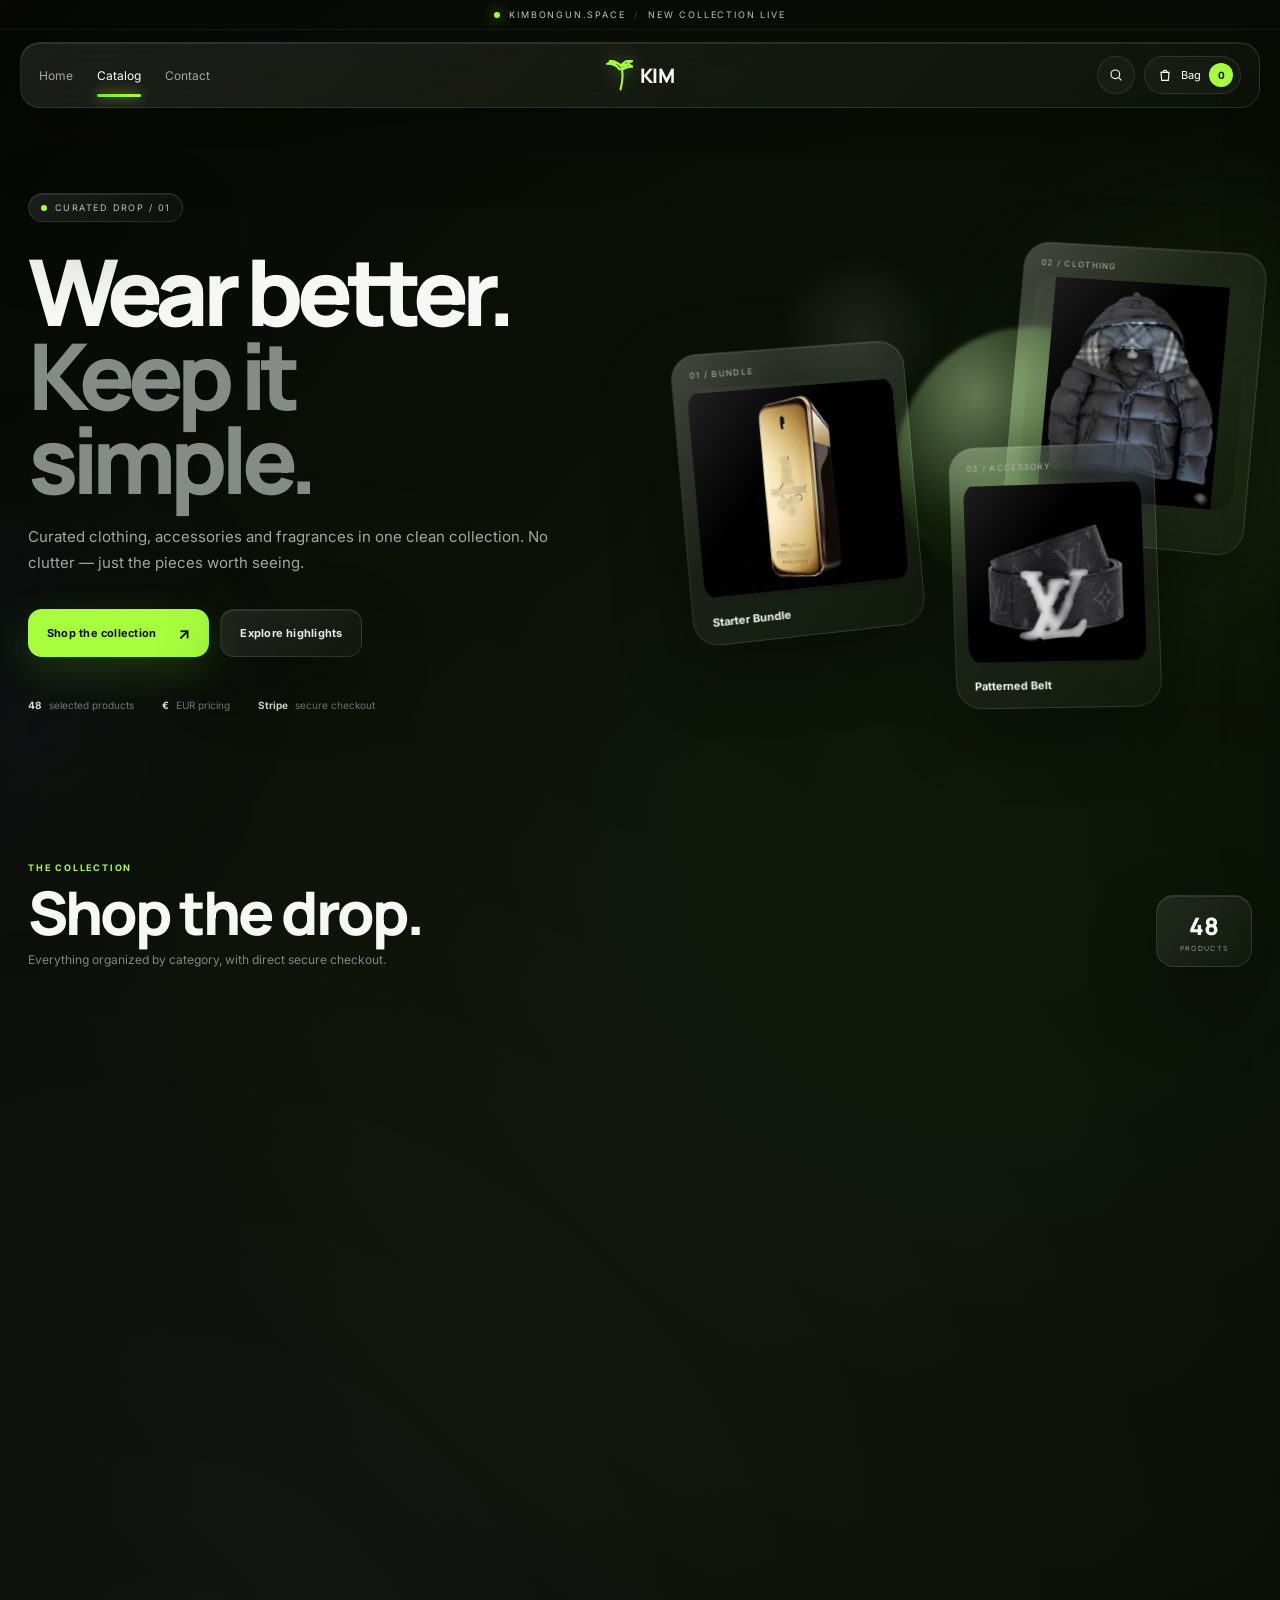
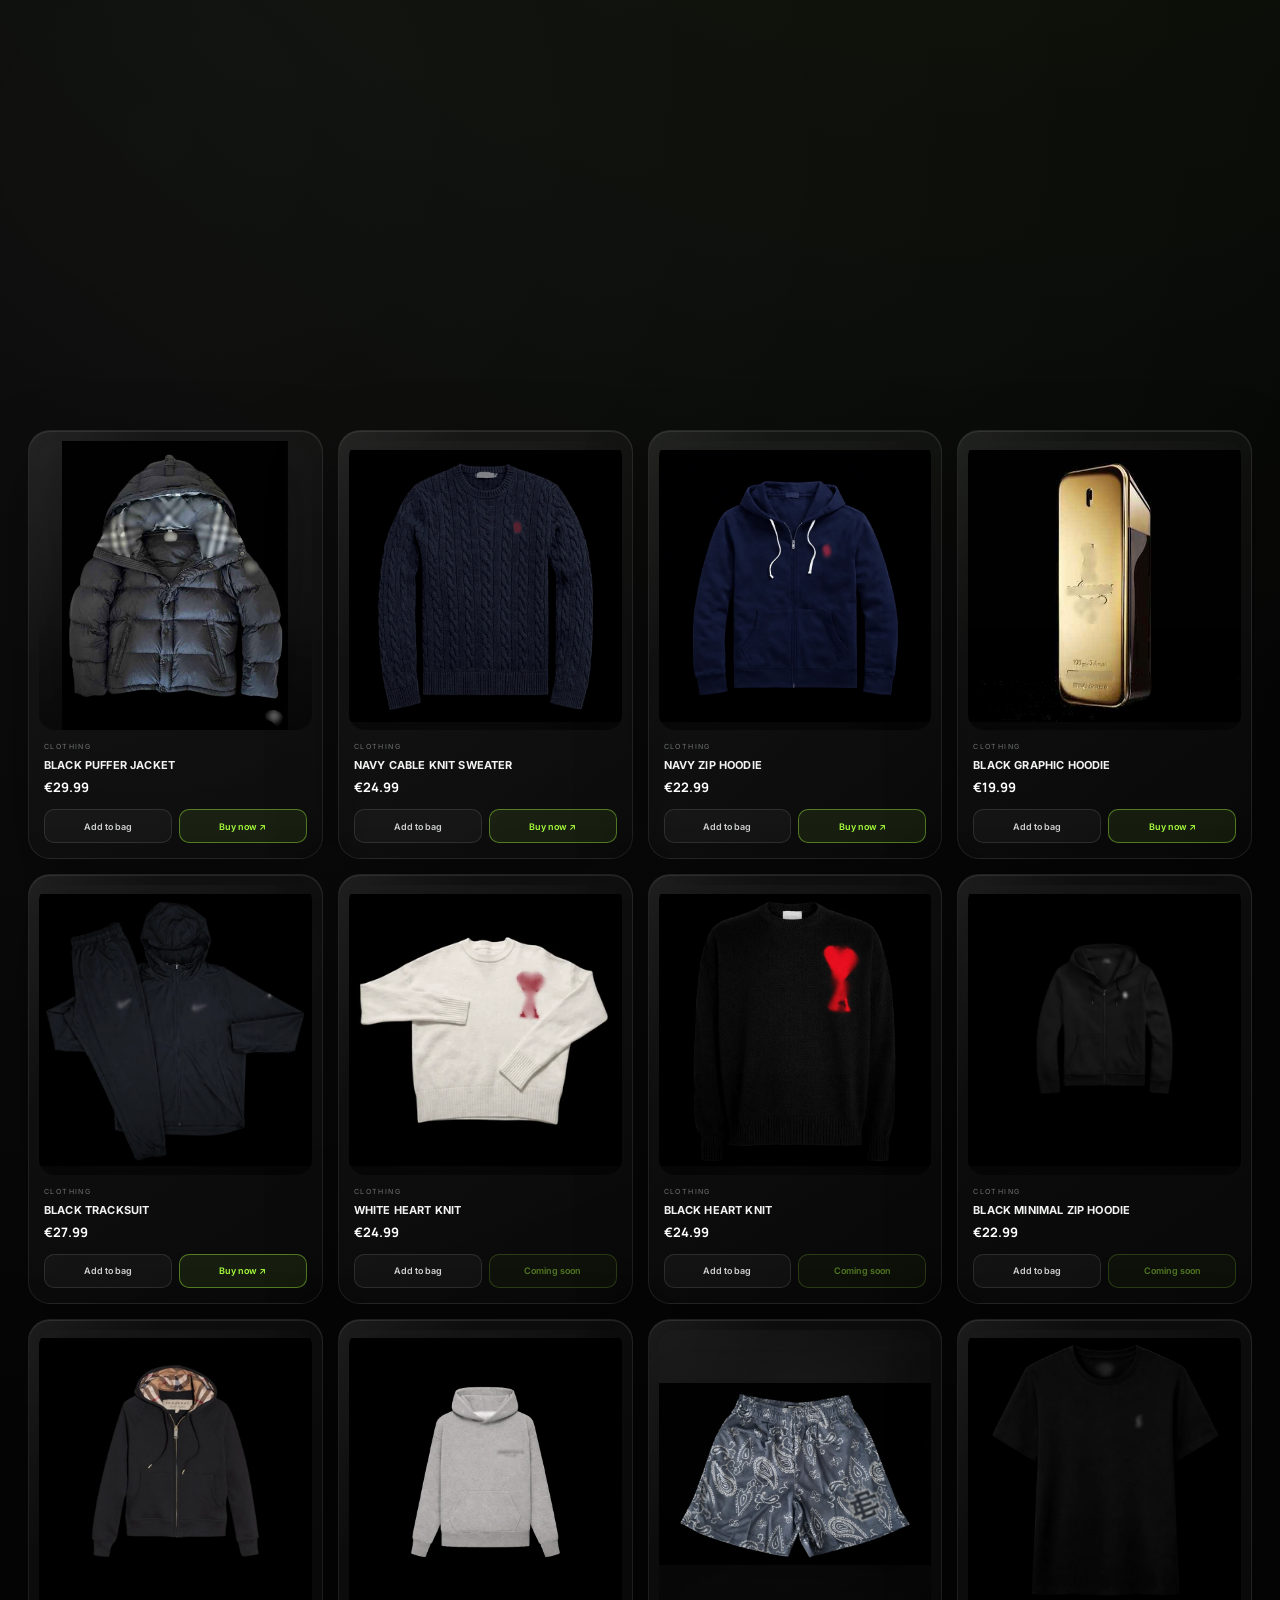
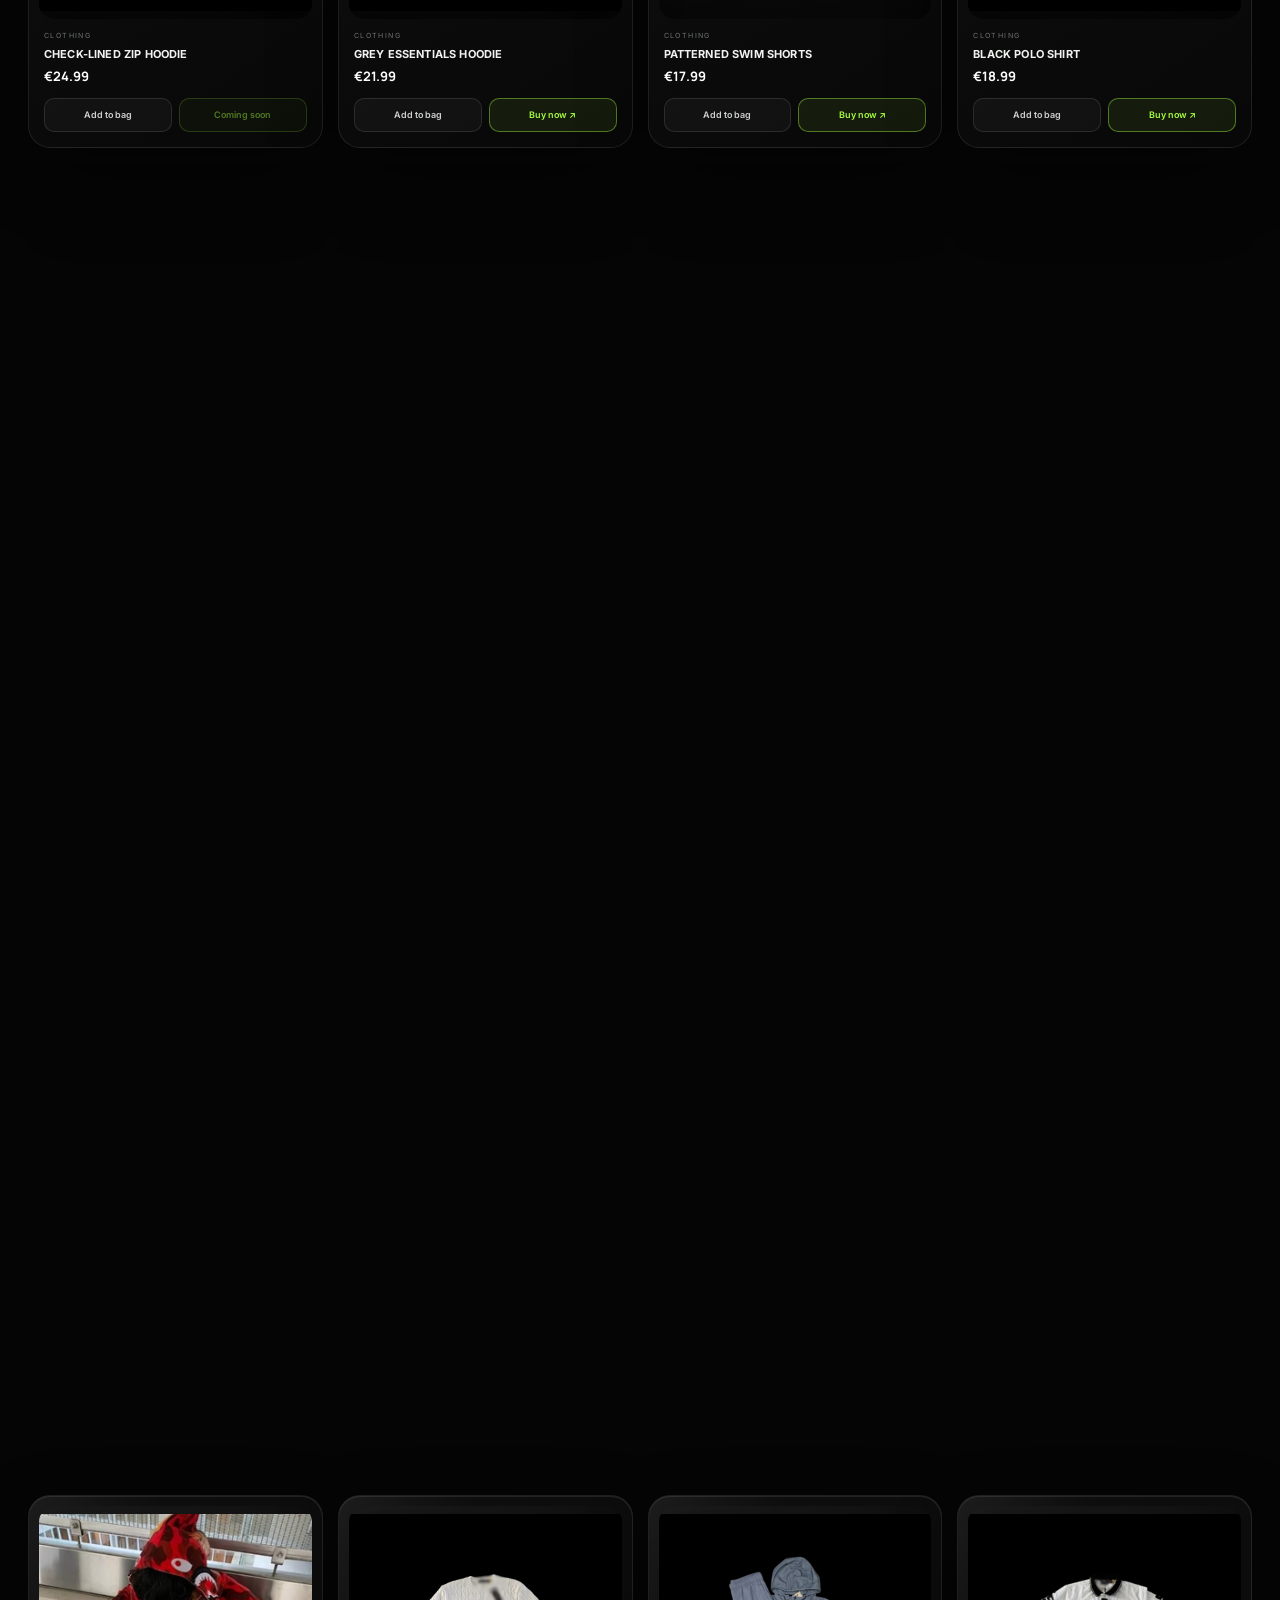
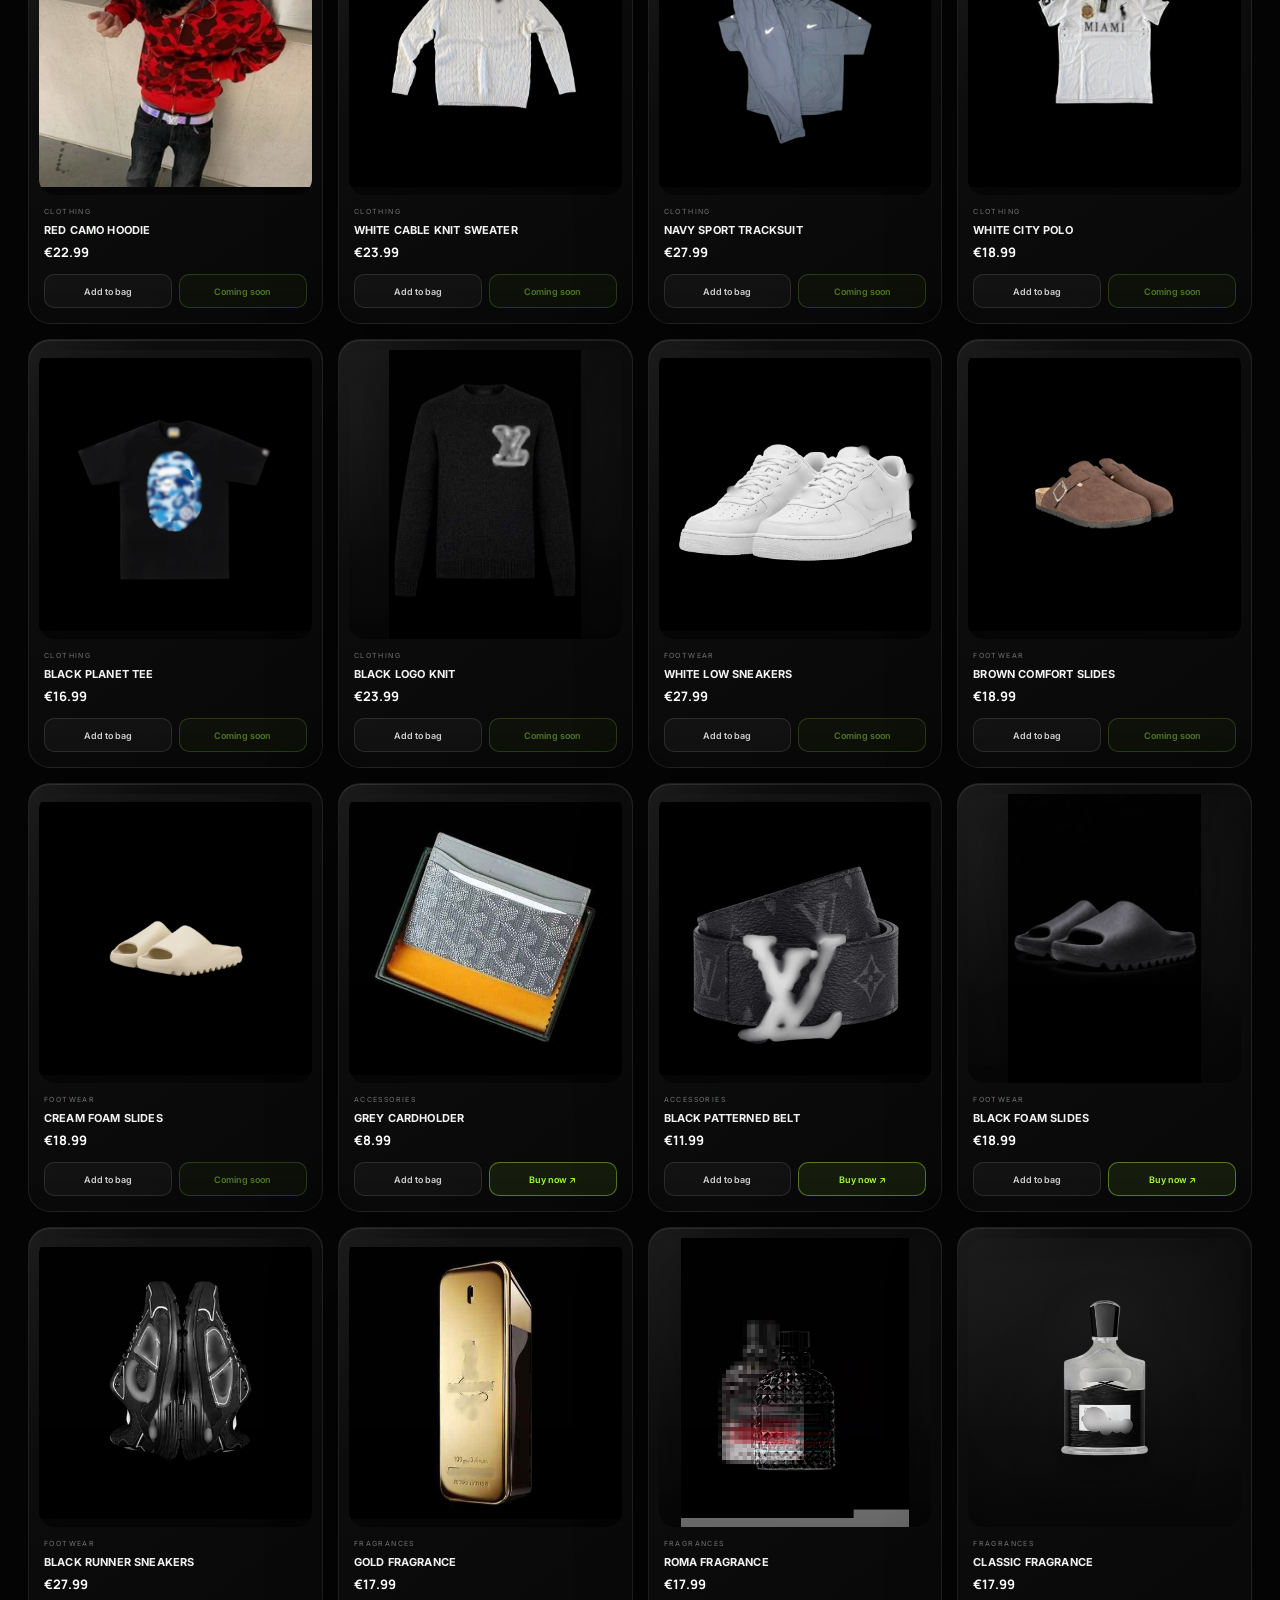
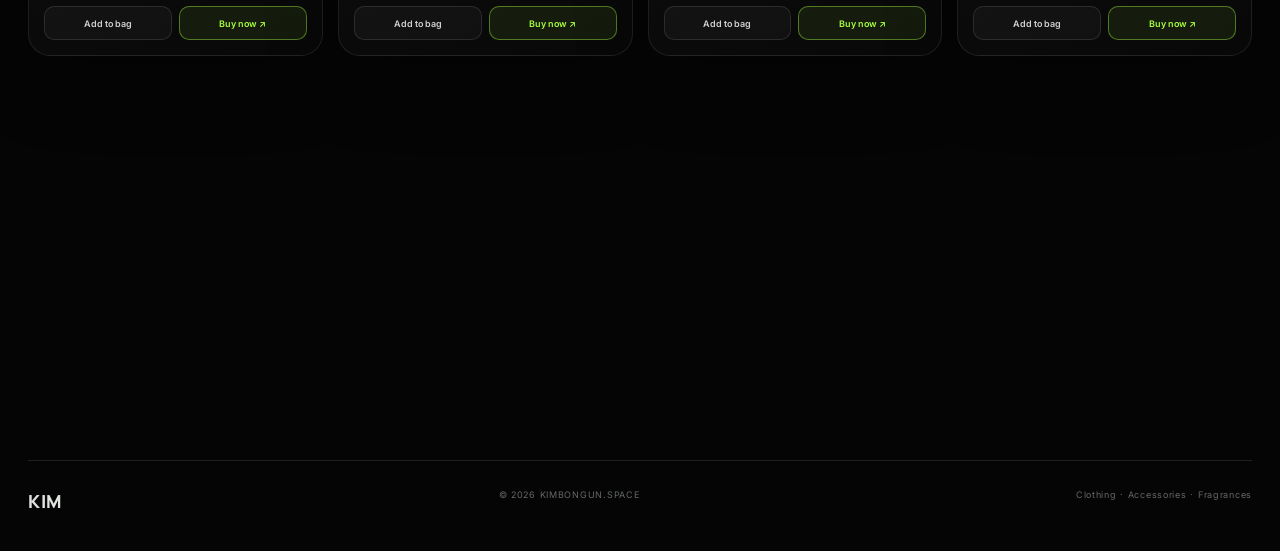
<file: index.html>
<!doctype html>
<html lang="en">
<head>
  <meta charset="utf-8">
  <meta name="viewport" content="width=device-width,initial-scale=1">
  <meta name="theme-color" content="#050505">
  <title>KIM — The Collection</title>
  <meta name="description" content="KIMBONGUN.SPACE — curated clothing, accessories, fragrances and bundles.">
  <link rel="preconnect" href="https://fonts.googleapis.com">
  <link rel="preconnect" href="https://fonts.gstatic.com" crossorigin>
  <link href="https://fonts.googleapis.com/css2?family=Inter:wght@400;500;600;700;800&family=Manrope:wght@600;700;800&display=swap" rel="stylesheet">
  <link rel="stylesheet" href="style.css?v=20260913-v5">
</head>
<body data-nav="home" class="page-enter">
  <div class="ambient ambient-a"></div><div class="ambient ambient-b"></div>
  <div class="announcement"><span class="dot"></span> KIMBONGUN.SPACE <span class="sep">/</span> NEW COLLECTION LIVE</div>

  <header class="site-header">
    <div class="nav-shell glass">
      <nav class="nav-left" aria-label="Primary navigation">
        <a data-nav="home" href="#home">Home</a><a data-nav="catalog" href="#catalog">Catalog</a><a data-nav="contact" href="#contact">Contact</a><span class="nav-indicator" aria-hidden="true"></span>
      </nav>
      <a class="logo" href="#home" aria-label="KIM home">
        <svg viewBox="0 0 52 60" fill="none" stroke="currentColor" stroke-linecap="round" aria-hidden="true"><path stroke-width="4" d="M28 57c5-18 5-34 1-48M29 11C19 2 9 3 3 7c10 0 18 4 24 11M30 11C34 3 43 1 50 2c-8 4-14 10-18 17M30 12c8-5 16-4 21 1-7-1-13 1-19 5M28 11C20 3 13 1 6 2c8 3 14 8 20 16"/></svg>
        <span>KIM</span>
      </a>
      <div class="nav-actions">
        <button class="circle-btn" id="headerSearch" aria-label="Focus product search"><svg viewBox="0 0 24 24"><circle cx="11" cy="11" r="6.5"></circle><path d="m16 16 4 4"></path></svg></button>
        <button class="bag-btn" id="bagToggle"><svg viewBox="0 0 24 24"><path d="M6 8h12l-1 12H7L6 8Z"></path><path d="M9 8a3 3 0 0 1 6 0"></path></svg><span>Bag</span><b id="bagCount">0</b></button>
      </div>
    </div>
  </header>

  <main id="home">
    <section class="hero section-shell reveal">
      <div class="hero-copy">
        <span class="micro-pill glass"><i></i> CURATED DROP / 01</span>
        <h1>Wear better.<br><span>Keep it simple.</span></h1>
        <p>Curated clothing, accessories and fragrances in one clean collection. No clutter — just the pieces worth seeing.</p>
        <div class="hero-actions"><a class="primary" href="#catalog">Shop the collection <span>↗</span></a><a class="secondary glass" href="#featured">Explore highlights</a></div>
        <div class="trust-row"><span><b id="heroProductCount">48</b> selected products</span><span><b>€</b> EUR pricing</span><span><b>Stripe</b> secure checkout</span></div>
      </div>
      <div class="hero-stage" id="featured">
        <div class="orb orb-one"></div><div class="orb orb-two"></div>
        <article class="float-card glass card-a"><span>01 / BUNDLE</span><img src="assets/starter-bundle.png" alt="Starter bundle"><strong>Starter Bundle</strong></article>
        <article class="float-card glass card-b"><span>02 / CLOTHING</span><img src="assets/black-puffer.jpg" alt="Black puffer jacket"><strong>Black Puffer</strong></article>
        <article class="float-card glass card-c"><span>03 / ACCESSORY</span><img src="assets/black-patterned-belt.png" alt="Black patterned belt"><strong>Patterned Belt</strong></article>
      </div>
    </section>

    <section class="catalog section-shell reveal" id="catalog">
      <div class="catalog-head">
        <div><p class="eyebrow">THE COLLECTION</p><h2>Shop the drop.</h2><p class="sub">Everything organized by category, with direct secure checkout.</p></div>
        <div class="count-badge glass"><span id="productCount">48</span><small>PRODUCTS</small></div>
      </div>

      <div class="filter-panel glass">
        <div class="pills" id="categories">
          <button class="pill active" data-category="ALL">All products</button><button class="pill" data-category="BUNDLES">Bundles</button><button class="pill" data-category="CLOTHING">Clothing</button><button class="pill" data-category="ACCESSORIES">Accessories</button><button class="pill" data-category="FRAGRANCES">Fragrances</button><button class="pill" data-category="FOOTWEAR">Footwear</button>
        </div>
        <div class="tools">
          <label class="search-box"><svg viewBox="0 0 24 24"><circle cx="11" cy="11" r="6.5"></circle><path d="m16 16 4 4"></path></svg><input id="searchInput" type="search" placeholder="Search the collection…" autocomplete="off"></label>
          <select id="sortSelect" aria-label="Sort products"><option value="featured">Featured</option><option value="price-asc">Price: low to high</option><option value="price-desc">Price: high to low</option><option value="az">A–Z</option></select>
        </div>
      </div>

      <div class="product-grid" id="productGrid"></div>
      <div class="empty-state glass" id="emptyState" hidden>No products match your search.</div>
    </section>

    <section class="contact section-shell reveal" id="contact">
      <div class="contact-card glass"><div><p class="eyebrow">NEED A HAND?</p><h2>Questions before ordering?</h2><p>For sizing, delivery or order questions, contact KIM and include the email used at checkout.</p></div><a class="primary" href="mailto:contact@kimbongun.space">contact@kimbongun.space <span>↗</span></a></div>
    </section>
  </main>

  <footer class="section-shell"><div class="footer-line"></div><div class="footer-content"><div class="footer-logo">KIM</div><span>© 2026 KIMBONGUN.SPACE</span><span>Clothing · Accessories · Fragrances</span></div></footer>

  <div class="scrim" id="scrim" hidden></div>
  <aside class="bag-drawer glass" id="bagDrawer" aria-hidden="true">
    <div class="drawer-head"><div><p class="eyebrow">YOUR BAG</p><h2>Selected items</h2></div><button id="bagClose" class="close-btn" aria-label="Close bag">×</button></div>
    <div class="bag-items" id="bagItems"></div>
    <div class="drawer-note">Checkout opens securely on Stripe. Clothing checkout includes size selection.</div>
  </aside>
  <script src="products.js?v=20260913-v5"></script><script src="ui.js?v=20260913-v5"></script><script src="app.js?v=20260913-v5"></script>
</body>
</html>
</file>
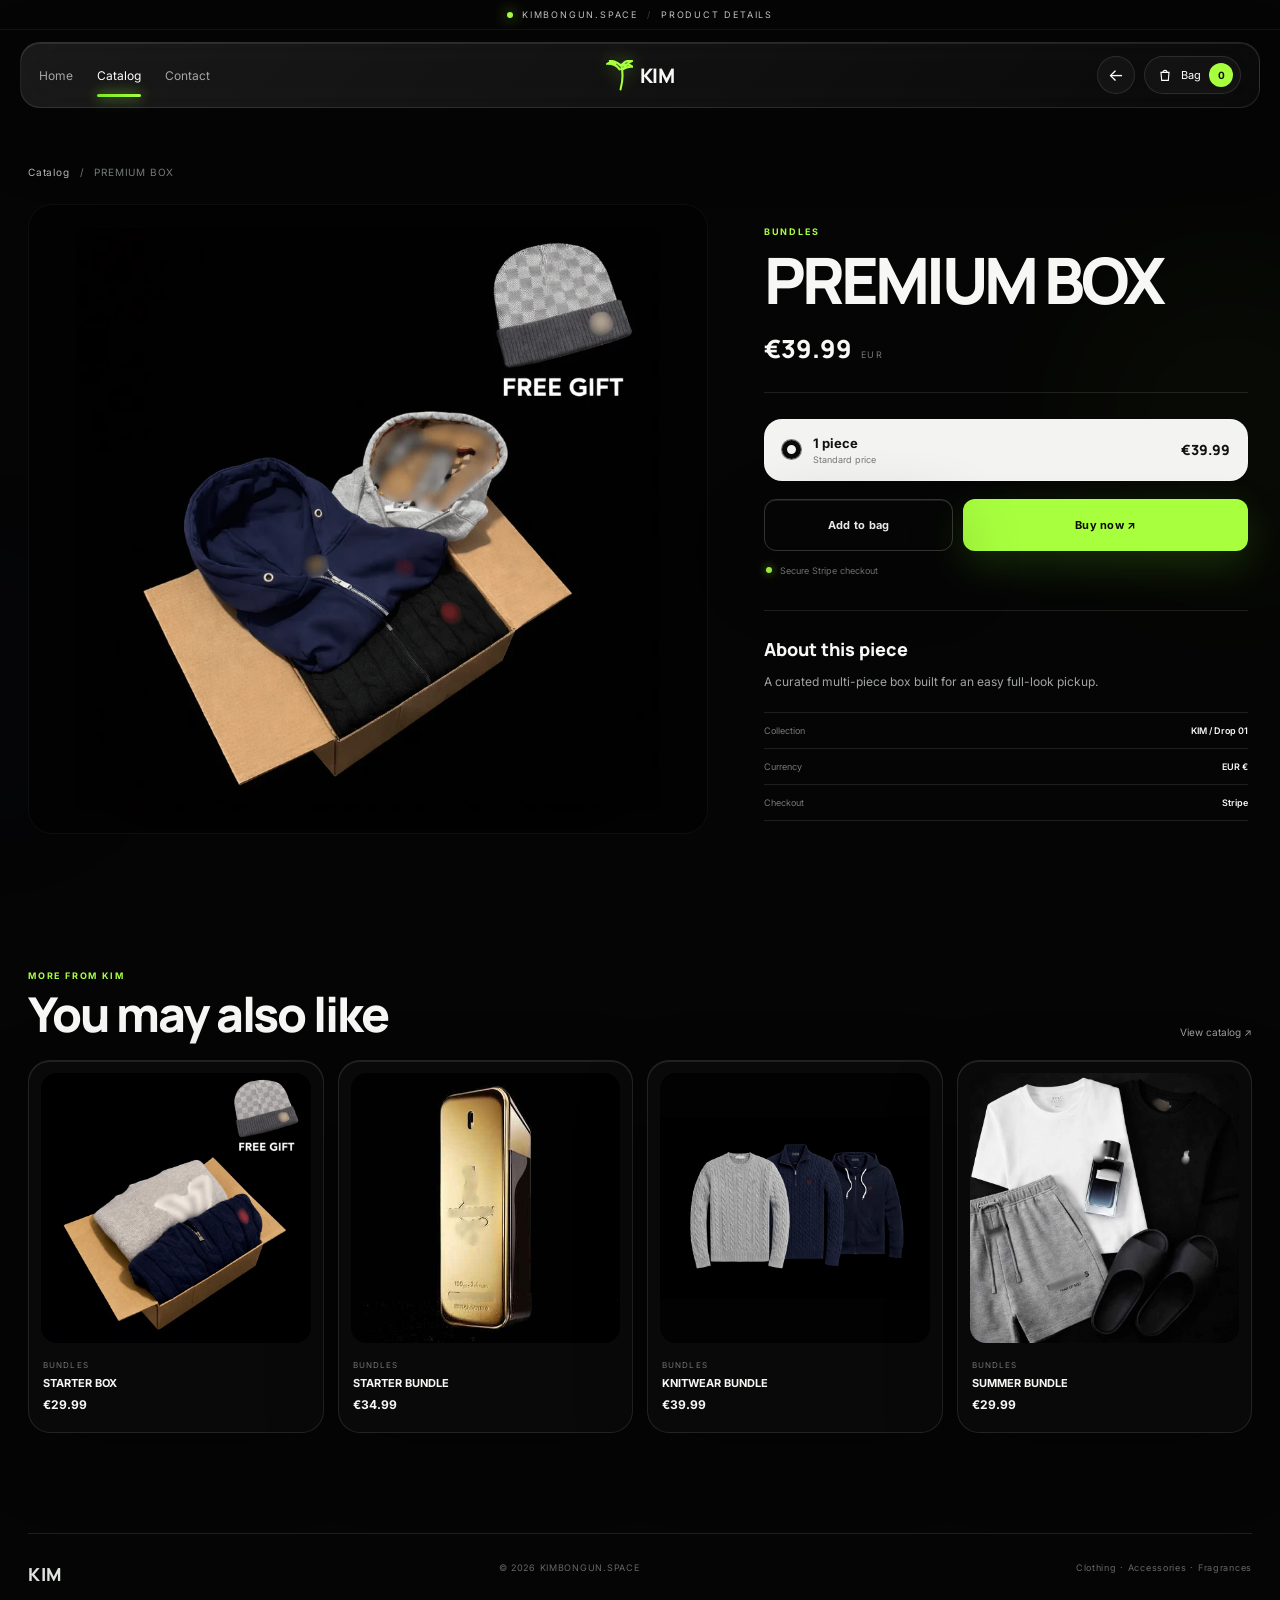
<file: product.html>
<!doctype html>
<html lang="en">
<head>
  <meta charset="utf-8">
  <meta name="viewport" content="width=device-width,initial-scale=1">
  <meta name="theme-color" content="#050505">
  <title>Product — KIM</title>
  <meta name="description" content="KIM product details">
  <link rel="preconnect" href="https://fonts.googleapis.com">
  <link rel="preconnect" href="https://fonts.gstatic.com" crossorigin>
  <link href="https://fonts.googleapis.com/css2?family=Inter:wght@400;500;600;700;800&family=Manrope:wght@600;700;800&display=swap" rel="stylesheet">
  <link rel="stylesheet" href="style.css?v=20260913-v5">
</head>
<body class="product-page page-enter" data-nav="catalog">
  <div class="ambient ambient-a"></div><div class="ambient ambient-b"></div>
  <div class="announcement"><span class="dot"></span> KIMBONGUN.SPACE <span class="sep">/</span> PRODUCT DETAILS</div>

  <header class="site-header">
    <div class="nav-shell glass">
      <nav class="nav-left" aria-label="Primary navigation">
        <a data-nav="home" href="index.html#home">Home</a>
        <a data-nav="catalog" href="index.html#catalog">Catalog</a>
        <a data-nav="contact" href="index.html#contact">Contact</a>
        <span class="nav-indicator" aria-hidden="true"></span>
      </nav>
      <a class="logo" href="index.html#home" aria-label="KIM home">
        <svg viewBox="0 0 52 60" fill="none" stroke="currentColor" stroke-linecap="round" aria-hidden="true"><path stroke-width="4" d="M28 57c5-18 5-34 1-48M29 11C19 2 9 3 3 7c10 0 18 4 24 11M30 11C34 3 43 1 50 2c-8 4-14 10-18 17M30 12c8-5 16-4 21 1-7-1-13 1-19 5M28 11C20 3 13 1 6 2c8 3 14 8 20 16"/></svg>
        <span>KIM</span>
      </a>
      <div class="nav-actions">
        <a class="circle-btn product-back" href="index.html#catalog" aria-label="Back to catalog">←</a>
        <a class="bag-btn" href="index.html#catalog"><svg viewBox="0 0 24 24"><path d="M6 8h12l-1 12H7L6 8Z"></path><path d="M9 8a3 3 0 0 1 6 0"></path></svg><span>Bag</span><b id="bagCount">0</b></a>
      </div>
    </div>
  </header>

  <main class="product-main section-shell">
    <div class="product-breadcrumb reveal"><a href="index.html#catalog">Catalog</a><span>/</span><span id="breadcrumbName">Product</span></div>

    <section class="commerce-layout reveal">
      <div class="commerce-media">
        <div class="commerce-image-frame">
          <img id="productImage" src="" alt="">
        </div>
        <div class="thumb-row" id="thumbRow" hidden></div>
      </div>

      <aside class="commerce-summary">
        <p class="eyebrow" id="productCategory"></p>
        <h1 id="productTitle"></h1>
        <div class="commerce-price"><strong id="productPrice"></strong><span>EUR</span></div>
        <div class="summary-rule"></div>

        <div class="product-option" id="sizeBlock" hidden>
          <label for="sizeSelect">Size</label>
          <select id="sizeSelect"></select>
        </div>

        <div class="selection-card">
          <span class="selection-dot"></span>
          <div><strong>1 piece</strong><small>Standard price</small></div>
          <b id="selectionPrice"></b>
        </div>

        <div class="commerce-actions">
          <button class="secondary glass product-add" id="productAdd">Add to bag</button>
          <button class="primary product-buy" id="productBuy">Buy now ↗</button>
        </div>

        <div class="payment-note"><span class="secure-dot"></span> Secure Stripe checkout</div>

        <section class="description-block">
          <h2>About this piece</h2>
          <p id="productDescription"></p>
          <div class="detail-list">
            <div><span>Collection</span><strong>KIM / Drop 01</strong></div>
            <div><span>Currency</span><strong>EUR €</strong></div>
            <div><span>Checkout</span><strong>Stripe</strong></div>
          </div>
        </section>
      </aside>
    </section>

    <section class="related reveal">
      <div class="related-head"><div><p class="eyebrow">MORE FROM KIM</p><h2>You may also like</h2></div><a href="index.html#catalog">View catalog ↗</a></div>
      <div class="related-grid" id="relatedGrid"></div>
    </section>
  </main>

  <footer class="section-shell"><div class="footer-line"></div><div class="footer-content"><div class="footer-logo">KIM</div><span>© 2026 KIMBONGUN.SPACE</span><span>Clothing · Accessories · Fragrances</span></div></footer>

  <script src="products.js?v=20260913-v5"></script>
  <script src="ui.js?v=20260913-v5"></script>
  <script src="product.js?v=20260913-v5"></script>
</body>
</html>
</file>
<file: style.css>
:root{--bg:#050505;--panel:rgba(20,21,22,.64);--panel2:rgba(255,255,255,.055);--line:rgba(255,255,255,.105);--line2:rgba(255,255,255,.18);--ink:#f7f7f5;--muted:#969a98;--lime:#a8ff3e;--lime2:#79e828;--max:1280px;--r:24px}*{box-sizing:border-box}html{scroll-behavior:smooth}body{margin:0;color:var(--ink);background:radial-gradient(circle at 77% 12%,rgba(111,210,44,.09),transparent 24%),radial-gradient(circle at 12% 25%,rgba(255,255,255,.045),transparent 25%),var(--bg);font-family:Inter,Arial,sans-serif;min-height:100vh;overflow-x:hidden}body:before{content:"";position:fixed;inset:0;pointer-events:none;opacity:.19;background-image:linear-gradient(rgba(255,255,255,.018) 1px,transparent 1px),linear-gradient(90deg,rgba(255,255,255,.018) 1px,transparent 1px);background-size:44px 44px;mask-image:linear-gradient(to bottom,black,transparent 70%)}a{color:inherit;text-decoration:none}button,input,select{font:inherit}.ambient{position:fixed;border-radius:50%;filter:blur(95px);pointer-events:none;z-index:-1}.ambient-a{width:360px;height:360px;background:rgba(157,255,64,.07);right:-130px;top:240px}.ambient-b{width:330px;height:330px;background:rgba(90,110,255,.045);left:-180px;top:520px}.glass{background:linear-gradient(135deg,rgba(255,255,255,.085),rgba(255,255,255,.025));border:1px solid var(--line);box-shadow:inset 0 1px 0 rgba(255,255,255,.09),0 25px 70px rgba(0,0,0,.3);backdrop-filter:blur(22px) saturate(130%);-webkit-backdrop-filter:blur(22px) saturate(130%)}.announcement{height:30px;display:flex;align-items:center;justify-content:center;gap:9px;border-bottom:1px solid rgba(255,255,255,.06);font-size:9px;letter-spacing:.2em;color:#c3c6c4}.announcement .dot{width:6px;height:6px;border-radius:50%;background:var(--lime);box-shadow:0 0 15px var(--lime)}.announcement .sep{opacity:.3}.site-header{position:sticky;top:12px;z-index:30;padding:12px 20px}.nav-shell{max-width:var(--max);margin:auto;height:66px;border-radius:20px;display:grid;grid-template-columns:1fr auto 1fr;align-items:center;padding:0 18px}.nav-left{display:flex;gap:24px;font-size:12px}.nav-left a{color:#a4a8a5;transition:.2s}.nav-left a:hover,.nav-left a.active{color:#fff}.nav-left a.active{position:relative}.nav-left a.active:after{content:"";position:absolute;left:0;right:0;bottom:-12px;height:2px;background:var(--lime);border-radius:2px;box-shadow:0 0 12px rgba(168,255,62,.7)}.logo{display:flex;align-items:center;gap:7px;font:800 20px Manrope,sans-serif;letter-spacing:-.04em}.logo svg{width:27px;height:31px;color:var(--lime);filter:drop-shadow(0 0 9px rgba(168,255,62,.35))}.nav-actions{justify-self:end;display:flex;align-items:center;gap:9px}.circle-btn,.bag-btn,.close-btn{border:1px solid var(--line);color:#fff;background:rgba(255,255,255,.035)}.circle-btn{width:38px;height:38px;border-radius:50%;display:grid;place-items:center}.circle-btn svg,.bag-btn svg,.search-box svg{width:16px;height:16px;fill:none;stroke:currentColor;stroke-width:1.7}.bag-btn{height:38px;border-radius:999px;padding:0 7px 0 12px;display:flex;align-items:center;gap:8px;font-size:11px}.bag-btn b{width:24px;height:24px;border-radius:50%;display:grid;place-items:center;background:var(--lime);color:#0a1006;font-size:10px}.section-shell{max-width:var(--max);margin:auto;padding-left:28px;padding-right:28px}.hero{min-height:650px;display:grid;grid-template-columns:1fr .92fr;align-items:center;gap:40px;padding-top:72px;padding-bottom:80px}.hero-copy{position:relative;z-index:2}.micro-pill{display:inline-flex;align-items:center;gap:8px;border-radius:999px;padding:8px 12px;font-size:9px;letter-spacing:.16em;color:#bfc2c0}.micro-pill i{width:6px;height:6px;border-radius:50%;background:var(--lime)}.hero h1{font:800 clamp(58px,7.2vw,108px)/.91 Manrope,sans-serif;letter-spacing:-.07em;margin:28px 0 22px;max-width:8.5ch}.hero h1 span{color:#858b87}.hero-copy>p{max-width:560px;color:#a3a7a4;font-size:15px;line-height:1.75}.hero-actions{display:flex;gap:11px;margin-top:32px;flex-wrap:wrap}.primary,.secondary{height:48px;border-radius:14px;padding:0 19px;display:inline-flex;align-items:center;gap:22px;font-size:11px;font-weight:700;letter-spacing:.02em}.primary{background:var(--lime);color:#0a0e07;box-shadow:0 14px 40px rgba(116,238,39,.17)}.primary span{font-size:16px}.secondary{color:#e7e8e7}.trust-row{margin-top:42px;display:flex;gap:28px;color:#737876;font-size:10px}.trust-row b{color:#d7dad7;font-weight:700;margin-right:4px}.hero-stage{height:520px;position:relative;perspective:1000px}.orb{position:absolute;border-radius:50%;filter:blur(2px)}.orb-one{width:270px;height:270px;right:15%;top:26%;background:radial-gradient(circle at 30% 25%,rgba(212,255,181,.45),rgba(108,234,40,.08) 48%,rgba(0,0,0,0) 72%)}.orb-two{width:180px;height:180px;left:15%;top:10%;background:radial-gradient(circle,rgba(255,255,255,.08),transparent 65%)}.float-card{position:absolute;width:230px;border-radius:26px;padding:13px;overflow:hidden;transition:.35s ease;transform-style:preserve-3d}.float-card:before{content:"";position:absolute;inset:-1px;background:linear-gradient(130deg,rgba(255,255,255,.16),transparent 40%);pointer-events:none}.float-card span{display:block;font-size:8px;letter-spacing:.16em;color:#a8adaa;margin:2px 4px 9px}.float-card img{width:100%;aspect-ratio:1/1.04;object-fit:contain;border-radius:18px;background:linear-gradient(145deg,rgba(255,255,255,.035),rgba(0,0,0,.2))}.float-card strong{display:block;font-size:11px;margin:10px 5px 2px}.card-a{left:0;top:155px;transform:rotateY(8deg) rotateZ(-5deg)}.card-b{right:0;top:55px;transform:rotateY(-8deg) rotateZ(5deg);width:240px}.card-c{right:95px;bottom:4px;width:205px;transform:rotateY(-4deg) rotateZ(-2deg)}.float-card:hover{transform:translateY(-10px) rotate(0);border-color:rgba(168,255,62,.35);box-shadow:0 35px 80px rgba(0,0,0,.52)}.catalog{padding-top:70px;padding-bottom:70px}.catalog-head{display:flex;align-items:end;justify-content:space-between;gap:30px;margin-bottom:28px}.eyebrow{font-size:9px;letter-spacing:.2em;color:var(--lime);font-weight:700;margin:0 0 9px}.catalog-head h2,.contact-card h2,.drawer-head h2{font:800 clamp(36px,4.7vw,65px)/1 Manrope,sans-serif;letter-spacing:-.05em;margin:0}.catalog-head .sub{color:#818683;font-size:12px;margin:10px 0 0}.count-badge{width:96px;height:72px;border-radius:18px;display:flex;flex-direction:column;align-items:center;justify-content:center}.count-badge span{font:800 24px Manrope}.count-badge small{font-size:7px;letter-spacing:.18em;color:#8d918f;margin-top:2px}.filter-panel{border-radius:22px;padding:13px;margin-bottom:26px}.pills{display:flex;gap:8px;flex-wrap:wrap;padding:3px}.pill{border:1px solid var(--line);background:rgba(255,255,255,.025);color:#aaa;font-size:10px;padding:9px 14px;border-radius:999px;cursor:pointer;transition:.2s}.pill:hover{border-color:var(--line2);color:#fff}.pill.active{background:var(--lime);border-color:var(--lime);color:#0a0e07;font-weight:700;box-shadow:0 8px 22px rgba(133,255,56,.12)}.tools{display:grid;grid-template-columns:1fr 190px;gap:10px;margin-top:11px}.search-box{height:44px;border:1px solid var(--line);background:rgba(0,0,0,.24);border-radius:13px;display:flex;align-items:center;gap:10px;padding:0 14px;color:#707572}.search-box input{width:100%;border:0;outline:0;background:transparent;color:#fff;font-size:11px}.search-box input::placeholder{color:#676b69}select{height:44px;border:1px solid var(--line);background:#0d0e0e;color:#e8e9e8;border-radius:13px;padding:0 12px;font-size:10px;outline:none}.product-grid{display:grid;grid-template-columns:repeat(4,minmax(0,1fr));gap:15px}.product-card{position:relative;border:1px solid rgba(255,255,255,.085);border-radius:22px;padding:10px;background:linear-gradient(145deg,rgba(255,255,255,.045),rgba(255,255,255,.015));overflow:hidden;transition:transform .28s ease,border-color .28s ease,box-shadow .28s ease}.product-card:before{content:"";position:absolute;inset:0;background:linear-gradient(120deg,rgba(255,255,255,.055),transparent 25%);pointer-events:none}.product-card:hover{transform:translateY(-5px);border-color:rgba(168,255,62,.23);box-shadow:0 25px 55px rgba(0,0,0,.38)}.image-wrap{position:relative;aspect-ratio:1/1.06;border-radius:16px;overflow:hidden;background:radial-gradient(circle at 50% 30%,rgba(255,255,255,.06),rgba(255,255,255,.012) 58%,rgba(0,0,0,.22));display:grid;place-items:center}.image-wrap:after{content:"";position:absolute;inset:0;background:linear-gradient(to bottom,transparent 65%,rgba(0,0,0,.2));pointer-events:none}.image-wrap img{width:100%;height:100%;object-fit:contain;transition:transform .36s ease;filter:drop-shadow(0 22px 25px rgba(0,0,0,.35))}.product-card:hover .image-wrap img{transform:scale(1.035)}.product-info{padding:12px 5px 5px}.category{font-size:7px;letter-spacing:.2em;color:#6f7471;margin:0 0 7px}.product-title{font-size:11px;letter-spacing:.015em;margin:0;color:#f1f3f1}.price{display:block;font:700 13px Manrope;margin-top:6px;color:#fff}.card-actions{display:grid;grid-template-columns:1fr 1fr;gap:7px;margin-top:13px}.card-actions button,.mini-buy,.remove{height:34px;border-radius:10px;font-size:9px;font-weight:600;cursor:pointer}.add-bag{background:rgba(255,255,255,.035);border:1px solid var(--line);color:#cfd2d0}.buy-now,.mini-buy{border:1px solid rgba(168,255,62,.42);background:rgba(168,255,62,.08);color:var(--lime)}.card-actions button:hover,.mini-buy:hover{filter:brightness(1.18)}.empty-state{padding:50px;border-radius:20px;text-align:center;color:#858a87}.contact{padding-top:50px;padding-bottom:90px}.contact-card{border-radius:28px;padding:38px;display:flex;align-items:center;justify-content:space-between;gap:35px;background:linear-gradient(135deg,rgba(151,255,66,.07),rgba(255,255,255,.025))}.contact-card h2{font-size:clamp(32px,4vw,52px)}.contact-card p:not(.eyebrow){color:#858a87;max-width:620px;font-size:12px;line-height:1.7}.footer-line{height:1px;background:var(--line)}.footer-content{display:flex;justify-content:space-between;gap:25px;padding:28px 0 38px;color:#646966;font-size:9px;letter-spacing:.08em}.footer-logo{font:800 18px Manrope;color:#dfe2df}.scrim{position:fixed;inset:0;background:rgba(0,0,0,.58);backdrop-filter:blur(6px);z-index:50}.bag-drawer{position:fixed;z-index:60;right:14px;top:14px;bottom:14px;width:min(420px,calc(100vw - 28px));border-radius:27px;transform:translateX(calc(100% + 30px));transition:.3s ease;display:flex;flex-direction:column;background:rgba(12,13,13,.84)}.bag-drawer.open{transform:translateX(0)}.drawer-head{padding:24px;display:flex;justify-content:space-between;align-items:start;border-bottom:1px solid var(--line)}.drawer-head h2{font-size:28px}.close-btn{width:38px;height:38px;border-radius:50%;font-size:22px}.bag-items{padding:15px 22px;overflow:auto;flex:1}.bag-empty{color:#777;font-size:12px}.bag-item{display:grid;grid-template-columns:68px 1fr auto;gap:12px;align-items:center;padding:13px 0;border-bottom:1px solid var(--line)}.bag-item img{width:68px;height:74px;object-fit:contain;border-radius:12px;background:rgba(255,255,255,.035)}.bag-item h3{font-size:10px;margin:0 0 5px}.bag-item p{font-size:11px;margin:0;color:#999}.bag-item-actions{display:flex;flex-direction:column;gap:6px}.mini-buy,.remove{height:29px;padding:0 10px}.remove{border:1px solid var(--line);background:transparent;color:#737875}.drawer-note{padding:18px 22px;border-top:1px solid var(--line);font-size:9px;line-height:1.55;color:#737875}@media(max-width:1000px){.hero{grid-template-columns:1fr;min-height:auto;padding-top:60px}.hero-stage{height:440px;max-width:650px;width:100%;margin:auto}.product-grid{grid-template-columns:repeat(3,1fr)}.nav-left{gap:14px}.trust-row{flex-wrap:wrap}.contact-card{align-items:flex-start;flex-direction:column}}@media(max-width:760px){.announcement{font-size:7px}.site-header{top:5px;padding:7px 9px}.nav-shell{height:58px;padding:0 11px}.nav-left{display:none}.nav-shell{grid-template-columns:1fr 1fr}.logo{justify-self:start}.nav-actions{justify-self:end}.section-shell{padding-left:14px;padding-right:14px}.hero{padding-top:42px;padding-bottom:50px}.hero h1{font-size:58px}.hero-stage{height:370px}.float-card{width:170px;padding:9px;border-radius:20px}.card-b{width:178px}.card-c{width:155px;right:60px}.catalog{padding-top:40px}.catalog-head{align-items:flex-start}.count-badge{display:none}.filter-panel{padding:9px}.tools{grid-template-columns:1fr}.product-grid{grid-template-columns:repeat(2,1fr);gap:9px}.product-card{border-radius:16px;padding:7px}.image-wrap{border-radius:12px}.card-actions{grid-template-columns:1fr}.add-bag{display:none!important}.contact-card{padding:25px;border-radius:22px}.footer-content{flex-direction:column;gap:10px}.bag-item{grid-template-columns:58px 1fr}.bag-item-actions{grid-column:2/3;flex-direction:row}}@media(max-width:430px){.hero h1{font-size:50px}.hero-stage{height:330px}.card-a{top:125px}.card-b{top:20px}.card-c{bottom:0;right:34px}.product-title{font-size:10px}.price{font-size:12px}}

/* v4 navigation + detail pages */
.nav-left{position:relative;align-items:center}.nav-left a{position:relative;z-index:2;padding:22px 0}.nav-left a.active:after{display:none}.nav-indicator{position:absolute;left:0;bottom:9px;height:3px;width:0;border-radius:999px;background:linear-gradient(90deg,var(--lime2),var(--lime));box-shadow:0 0 13px rgba(168,255,62,.85);transition:transform .38s cubic-bezier(.2,.8,.2,1),width .38s cubic-bezier(.2,.8,.2,1)}
.reveal{opacity:0;transform:translateY(18px);transition:opacity .7s ease,transform .7s cubic-bezier(.2,.8,.2,1)}.reveal.in{opacity:1;transform:none}.product-card{opacity:0;transform:translateY(16px) scale(.985);transition:opacity .46s ease,transform .46s cubic-bezier(.2,.8,.2,1),border-color .25s,box-shadow .25s}.product-card.in{opacity:1;transform:none}.product-card:hover{transform:translateY(-6px);border-color:rgba(168,255,62,.22);box-shadow:inset 0 1px 0 rgba(255,255,255,.1),0 28px 60px rgba(0,0,0,.36),0 0 0 1px rgba(168,255,62,.035)}
.image-wrap{position:relative;display:block;overflow:hidden}.image-wrap img{transition:transform .48s cubic-bezier(.2,.8,.2,1),filter .3s}.product-card:hover .image-wrap img{transform:scale(1.035);filter:brightness(1.07)}.view-chip{position:absolute;right:12px;bottom:12px;padding:7px 9px;border:1px solid rgba(255,255,255,.15);border-radius:999px;background:rgba(10,10,10,.64);backdrop-filter:blur(12px);font-size:8px;letter-spacing:.08em;opacity:0;transform:translateY(6px);transition:.25s}.product-card:hover .view-chip{opacity:1;transform:none}.buy-now:disabled,.mini-buy:disabled,.product-buy:disabled{opacity:.45;cursor:not-allowed;filter:none}

.product-page .site-header{margin-bottom:8px}.product-main{padding-top:34px;padding-bottom:90px}.product-breadcrumb{display:flex;gap:10px;align-items:center;color:#777f7a;font-size:10px;letter-spacing:.08em;margin:10px 0 26px}.product-breadcrumb a{color:#b9bfbb}.product-layout{display:grid;grid-template-columns:minmax(0,1.2fr) minmax(360px,.8fr);gap:24px;align-items:stretch}.product-visual-panel{position:relative;min-height:650px;border-radius:30px;display:grid;place-items:center;overflow:hidden;padding:46px;background:radial-gradient(circle at 50% 45%,rgba(168,255,62,.045),transparent 38%),linear-gradient(145deg,rgba(255,255,255,.055),rgba(255,255,255,.015))}.product-visual-panel:after{content:"";position:absolute;inset:16px;border:1px solid rgba(255,255,255,.055);border-radius:22px;pointer-events:none}.product-image-glow{position:absolute;width:55%;aspect-ratio:1;border-radius:50%;background:rgba(168,255,62,.065);filter:blur(70px)}.product-visual-panel img{position:relative;z-index:2;width:min(78%,680px);height:560px;object-fit:contain;filter:drop-shadow(0 30px 45px rgba(0,0,0,.52));transition:transform .55s cubic-bezier(.2,.8,.2,1)}.product-visual-panel:hover img{transform:scale(1.025) translateY(-5px)}.zoom-note{position:absolute;left:24px;bottom:22px;font-size:8px;letter-spacing:.18em;color:#69706b}.product-summary{border-radius:30px;padding:42px;align-self:stretch;display:flex;flex-direction:column;justify-content:center;background:linear-gradient(145deg,rgba(255,255,255,.075),rgba(255,255,255,.02))}.product-summary h1{font:800 clamp(40px,5vw,72px)/.96 Manrope,sans-serif;letter-spacing:-.055em;margin:13px 0 18px}.product-price-row{display:flex;align-items:baseline;gap:9px;padding-bottom:23px;border-bottom:1px solid var(--line)}.product-price-row strong{font:800 27px Manrope}.product-price-row span{font-size:9px;color:#737a75;letter-spacing:.15em}.product-description{font-size:13px;line-height:1.75;color:#a2a7a4;margin:25px 0}.product-option{margin-bottom:20px}.product-option label{display:block;font-size:9px;letter-spacing:.13em;color:#a5aba7;margin-bottom:8px}.product-option select{width:100%;height:48px;border:1px solid var(--line2);border-radius:13px;background:#0d0e0e;color:#fff;padding:0 14px}.product-option small{display:block;color:#6e746f;font-size:9px;margin-top:8px}.product-purchase{display:grid;grid-template-columns:1fr 1fr;gap:10px}.product-purchase button{height:50px;border-radius:14px}.product-meta-list{margin-top:28px;border-top:1px solid var(--line)}.product-meta-list div{display:flex;justify-content:space-between;padding:13px 0;border-bottom:1px solid var(--line);font-size:9px}.product-meta-list span{color:#737a75}.product-meta-list strong{font-weight:600}.related{padding-top:72px}.related-grid{display:grid;grid-template-columns:repeat(4,1fr);gap:14px}.related-card{border-radius:22px;padding:12px;transition:transform .3s ease,border-color .3s}.related-card:hover{transform:translateY(-5px);border-color:rgba(168,255,62,.2)}.related-card img{width:100%;height:230px;object-fit:contain;border-radius:16px;background:rgba(255,255,255,.025)}.related-card p{font-size:8px;letter-spacing:.14em;color:#6f7671;margin:13px 2px 6px}.related-card h3{font-size:11px;margin:0 2px 7px}.related-card strong{font-size:12px;margin:0 2px 8px;display:block}.product-back{font-size:17px}
@media(max-width:900px){.product-layout{grid-template-columns:1fr}.product-visual-panel{min-height:500px}.product-visual-panel img{height:430px}.related-grid{grid-template-columns:repeat(2,1fr)}}
@media(max-width:600px){.product-main{padding-top:20px}.product-visual-panel{min-height:390px;padding:24px}.product-visual-panel img{height:340px;width:92%}.product-summary{padding:26px}.product-purchase{grid-template-columns:1fr}.related-grid{grid-template-columns:1fr 1fr}.related-card img{height:165px}.view-chip{display:none}}

/* v5 — smoother navigation + commerce detail layout */
body.page-enter main{animation:pageIn .48s cubic-bezier(.2,.8,.2,1) both}
body.page-leaving main{opacity:.15;transform:translateY(5px) scale(.997);transition:opacity .14s ease,transform .14s ease}
@keyframes pageIn{from{opacity:0;transform:translateY(8px)}to{opacity:1;transform:none}}
.nav-indicator{height:3px;bottom:8px;transition:transform .44s cubic-bezier(.16,1,.3,1),width .44s cubic-bezier(.16,1,.3,1);will-change:transform,width}
.nav-left a{transition:color .25s ease,opacity .25s ease}.nav-left a.active{color:#fff}.nav-left a:not(.active):hover{color:#d7dad8}
.primary,.secondary,.card-actions button,.circle-btn,.bag-btn{transition:transform .22s cubic-bezier(.2,.8,.2,1),filter .22s ease,border-color .22s ease,background .22s ease}
.primary:hover,.secondary:hover,.circle-btn:hover,.bag-btn:hover{transform:translateY(-2px)}
.primary:active,.secondary:active,.circle-btn:active,.bag-btn:active{transform:translateY(0) scale(.98)}

/* Product detail page closer to the reference store: clean black split commerce view */
.product-page{background:#050505}.product-page:before{opacity:.08}.product-page .ambient{opacity:.45}.product-main{padding-top:28px;padding-bottom:100px}
.commerce-layout{display:grid;grid-template-columns:minmax(0,1.16fr) minmax(390px,.84fr);gap:52px;align-items:start;min-height:680px}
.commerce-media{min-width:0;position:sticky;top:112px}.commerce-image-frame{position:relative;min-height:630px;display:grid;place-items:center;overflow:hidden;background:#030303;border:1px solid rgba(255,255,255,.045);border-radius:24px}
.commerce-image-frame:before{content:"";position:absolute;width:58%;aspect-ratio:1;border-radius:50%;background:radial-gradient(circle,rgba(168,255,62,.045),transparent 68%);filter:blur(10px)}
.commerce-image-frame img{position:relative;z-index:1;width:min(86%,760px);height:590px;object-fit:contain;filter:drop-shadow(0 28px 42px rgba(0,0,0,.58));transition:opacity .18s ease,transform .45s cubic-bezier(.2,.8,.2,1)}
.commerce-image-frame:hover img{transform:scale(1.018)}.commerce-image-frame img.switching{opacity:.18;transform:scale(.985)}
.thumb-row{display:flex;gap:10px;margin-top:12px}.thumb-btn{width:82px;height:82px;border-radius:15px;border:1px solid var(--line);background:rgba(255,255,255,.025);padding:5px;cursor:pointer;transition:.2s}.thumb-btn img{width:100%;height:100%;object-fit:contain}.thumb-btn:hover,.thumb-btn.active{border-color:rgba(168,255,62,.5);box-shadow:0 0 0 1px rgba(168,255,62,.11),0 10px 28px rgba(0,0,0,.35)}
.commerce-summary{padding:22px 4px 0;min-width:0}.commerce-summary h1{font:800 clamp(42px,5vw,76px)/.95 Manrope,sans-serif;letter-spacing:-.06em;margin:13px 0 20px;max-width:10ch}.commerce-price{display:flex;align-items:baseline;gap:9px}.commerce-price strong{font:800 25px Manrope}.commerce-price span{font-size:9px;color:#727874;letter-spacing:.16em}.summary-rule{height:1px;background:var(--line);margin:26px 0}
.commerce-summary .product-option{margin:0 0 18px}.commerce-summary .product-option label{font-size:10px;color:#d1d4d2;letter-spacing:.02em;margin-bottom:10px}.commerce-summary .product-option select{height:50px;background:#080909;border-radius:10px}
.selection-card{display:grid;grid-template-columns:auto 1fr auto;align-items:center;gap:12px;padding:15px 17px;border:1px solid var(--line2);border-radius:18px;background:#f3f3f2;color:#111;margin:18px 0}.selection-dot{width:19px;height:19px;border-radius:50%;border:5px solid #0b0b0b;box-shadow:0 0 0 1px #777}.selection-card strong{display:block;font-size:13px}.selection-card small{display:block;color:#777;font-size:9px;margin-top:3px}.selection-card>b{font:800 14px Manrope}
.commerce-actions{display:grid;grid-template-columns:.8fr 1.2fr;gap:10px;margin-top:12px}.commerce-actions button{height:52px;border-radius:12px;border:1px solid var(--line2);cursor:pointer;font-weight:700}.commerce-actions .secondary{justify-content:center;background:transparent}.commerce-actions .primary{justify-content:center;border:0}.commerce-actions button.added{border-color:rgba(168,255,62,.55);color:var(--lime)}.commerce-actions button:disabled{opacity:.45;cursor:not-allowed}
.payment-note{display:flex;align-items:center;gap:8px;color:#7c827e;font-size:9px;margin:14px 2px 0}.secure-dot{width:6px;height:6px;border-radius:50%;background:var(--lime);box-shadow:0 0 10px rgba(168,255,62,.7)}
.description-block{margin-top:34px;border-top:1px solid var(--line);padding-top:26px}.description-block h2{font:800 18px Manrope;margin:0 0 11px}.description-block>p{color:#a1a6a2;font-size:12px;line-height:1.72;margin:0 0 20px;max-width:58ch}.detail-list{border-top:1px solid var(--line)}.detail-list div{display:flex;justify-content:space-between;gap:20px;padding:12px 0;border-bottom:1px solid var(--line);font-size:9px}.detail-list span{color:#747a76}.detail-list strong{font-weight:600}
.related{padding-top:86px}.related-head{display:flex;justify-content:space-between;align-items:end;gap:22px;margin-bottom:22px}.related-head h2{font:800 clamp(30px,4vw,48px)/1 Manrope;margin:0;letter-spacing:-.045em}.related-head>a{font-size:10px;color:#9da29f}.related-grid{grid-template-columns:repeat(4,1fr)}.related-card{background:rgba(255,255,255,.018)}.related-link{display:block}.related-card img{height:270px;background:#020202}

@media(max-width:980px){.commerce-layout{grid-template-columns:1fr;gap:26px}.commerce-media{position:static}.commerce-image-frame{min-height:520px}.commerce-image-frame img{height:480px}.commerce-summary{padding-top:8px}.commerce-summary h1{max-width:none}.related-grid{grid-template-columns:repeat(2,1fr)}}
@media(max-width:620px){.commerce-image-frame{min-height:390px;border-radius:18px}.commerce-image-frame img{height:355px;width:94%}.commerce-actions{grid-template-columns:1fr}.commerce-summary h1{font-size:46px}.selection-card{border-radius:14px}.related-head{align-items:flex-start;flex-direction:column}.related-card img{height:180px}.thumb-btn{width:64px;height:64px}}
</file>
